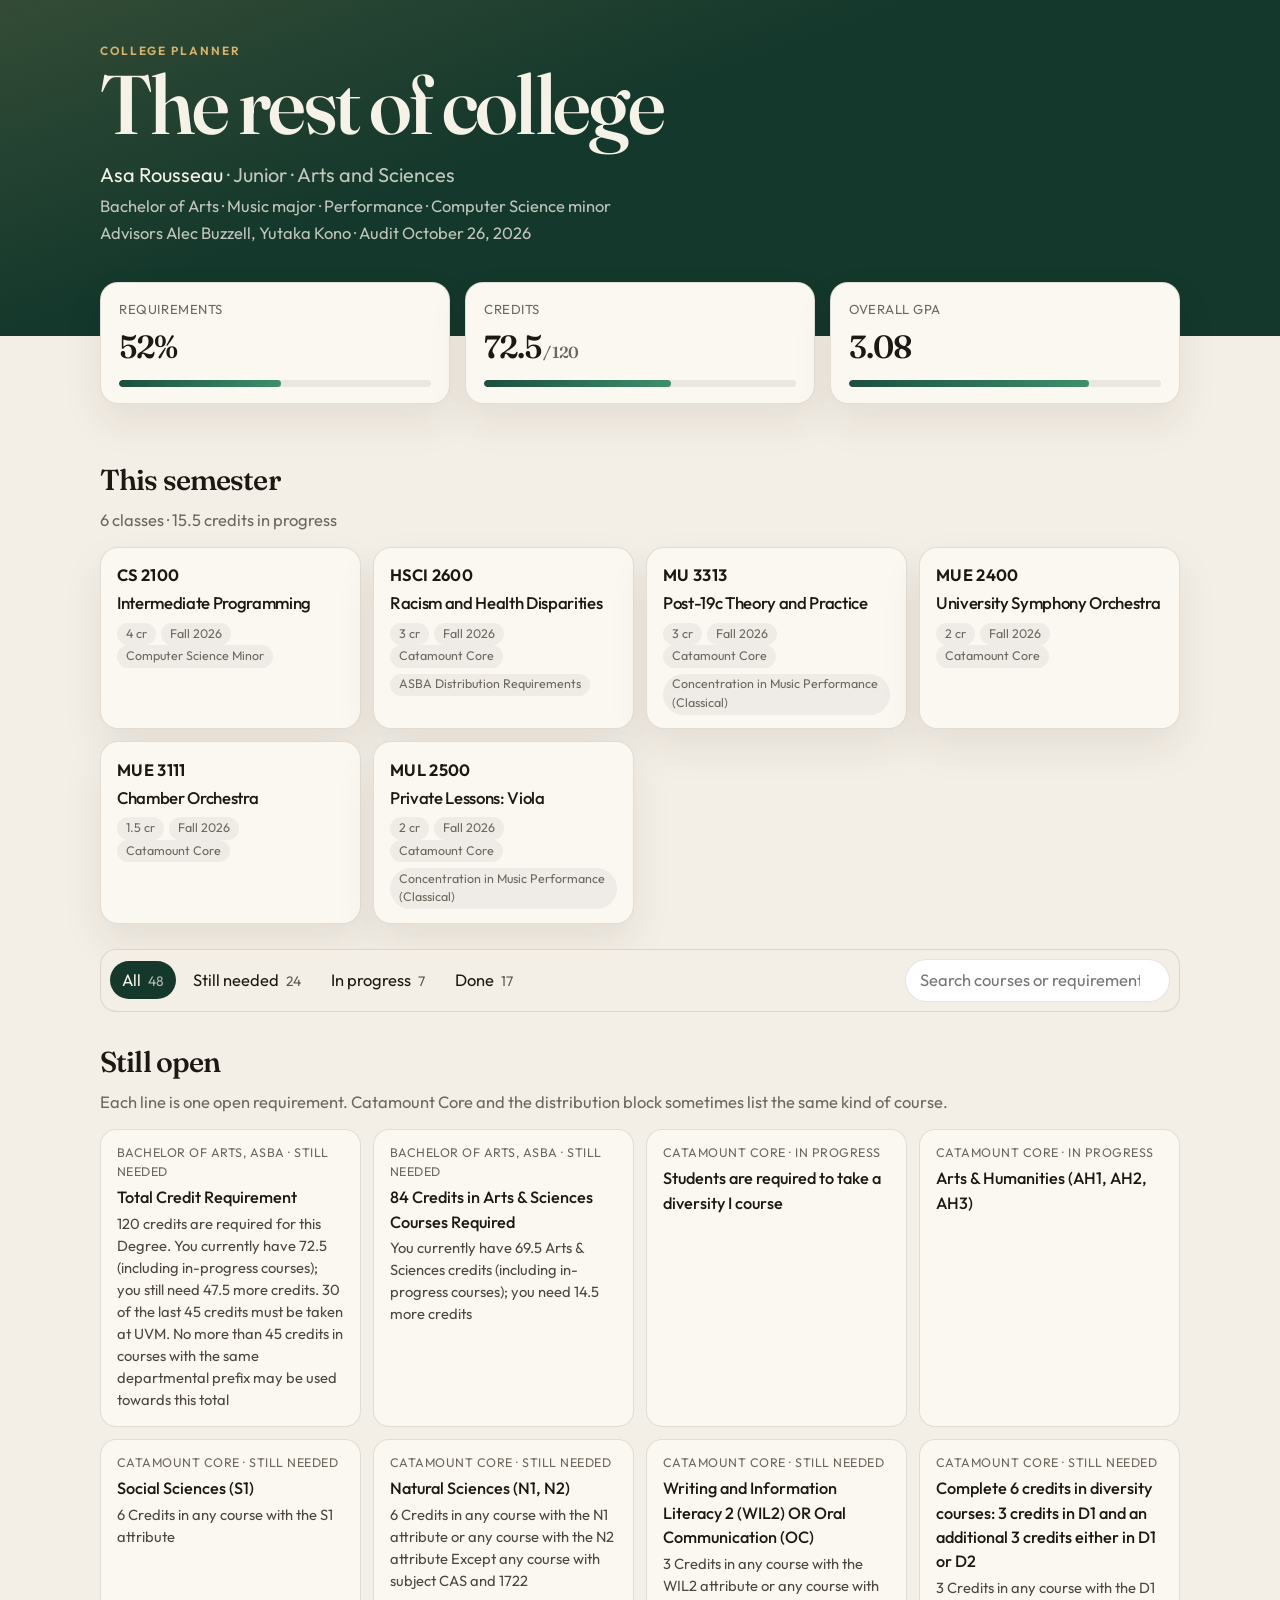
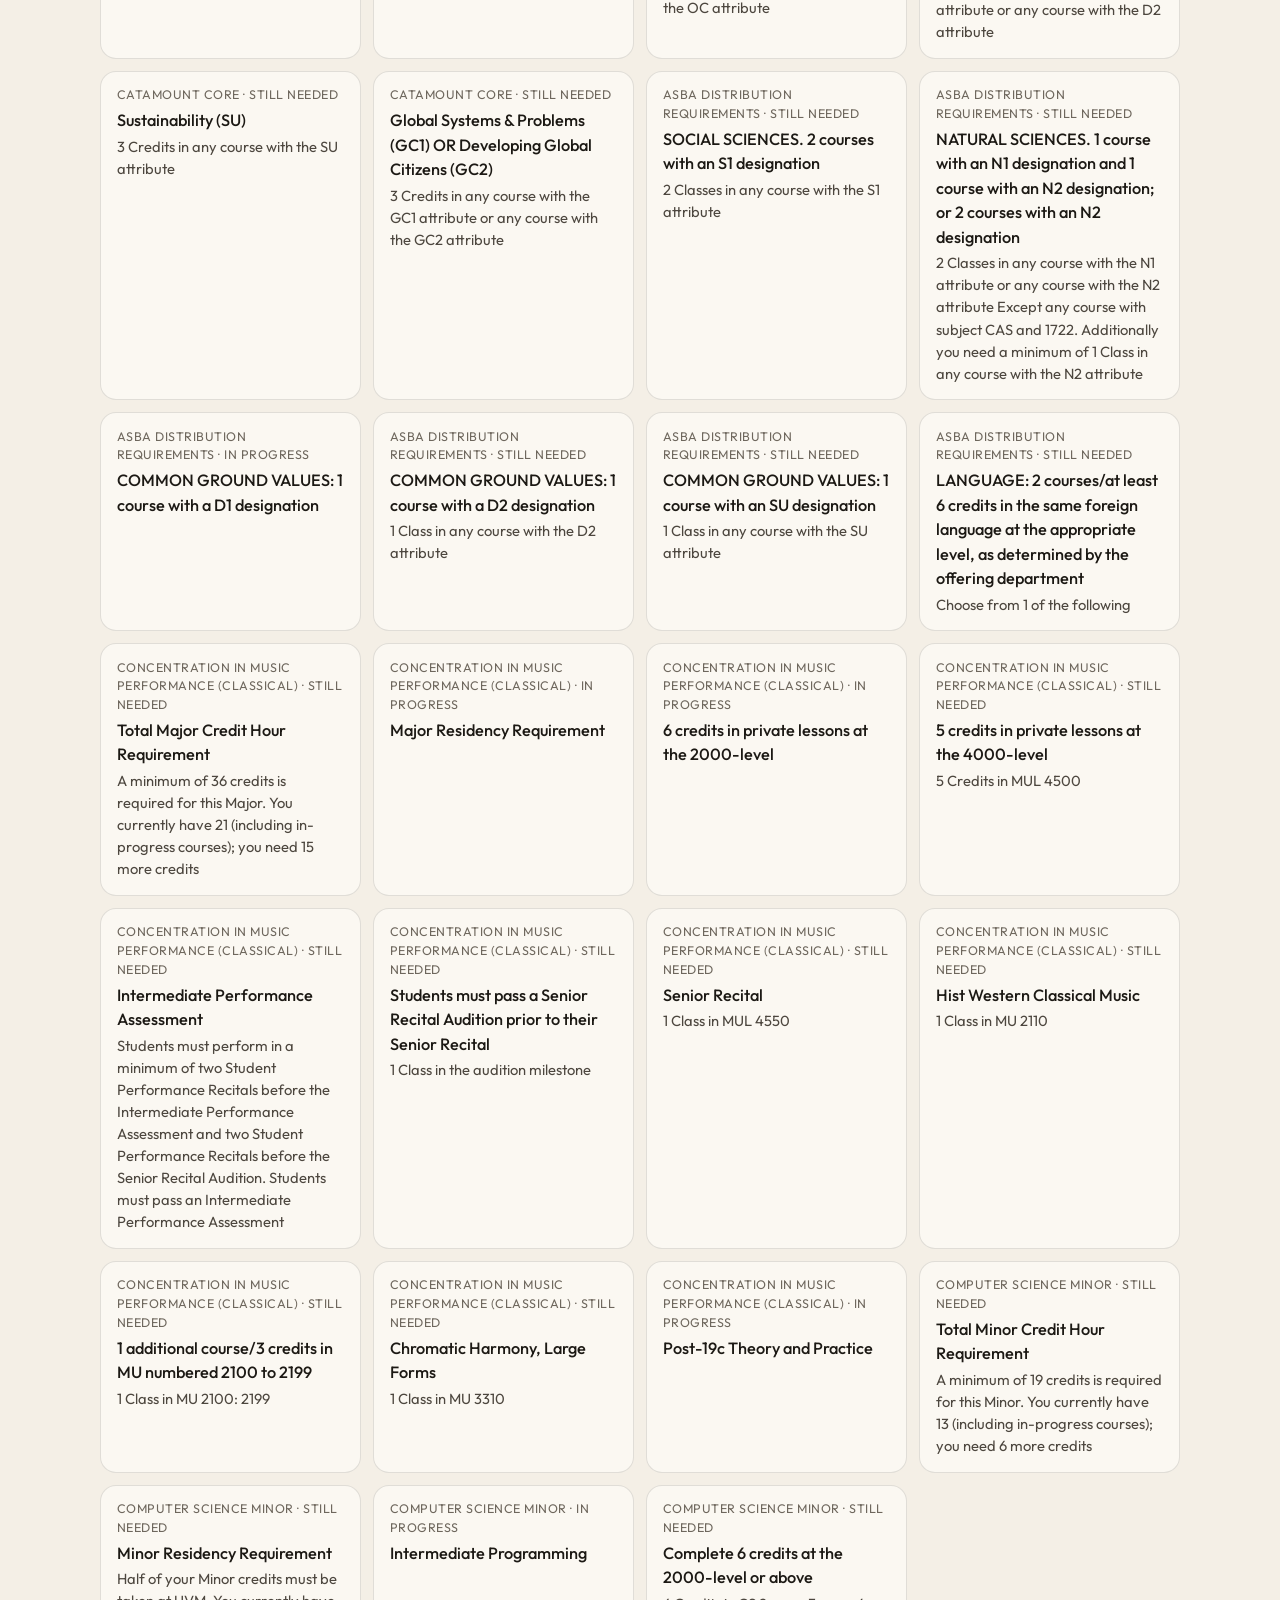
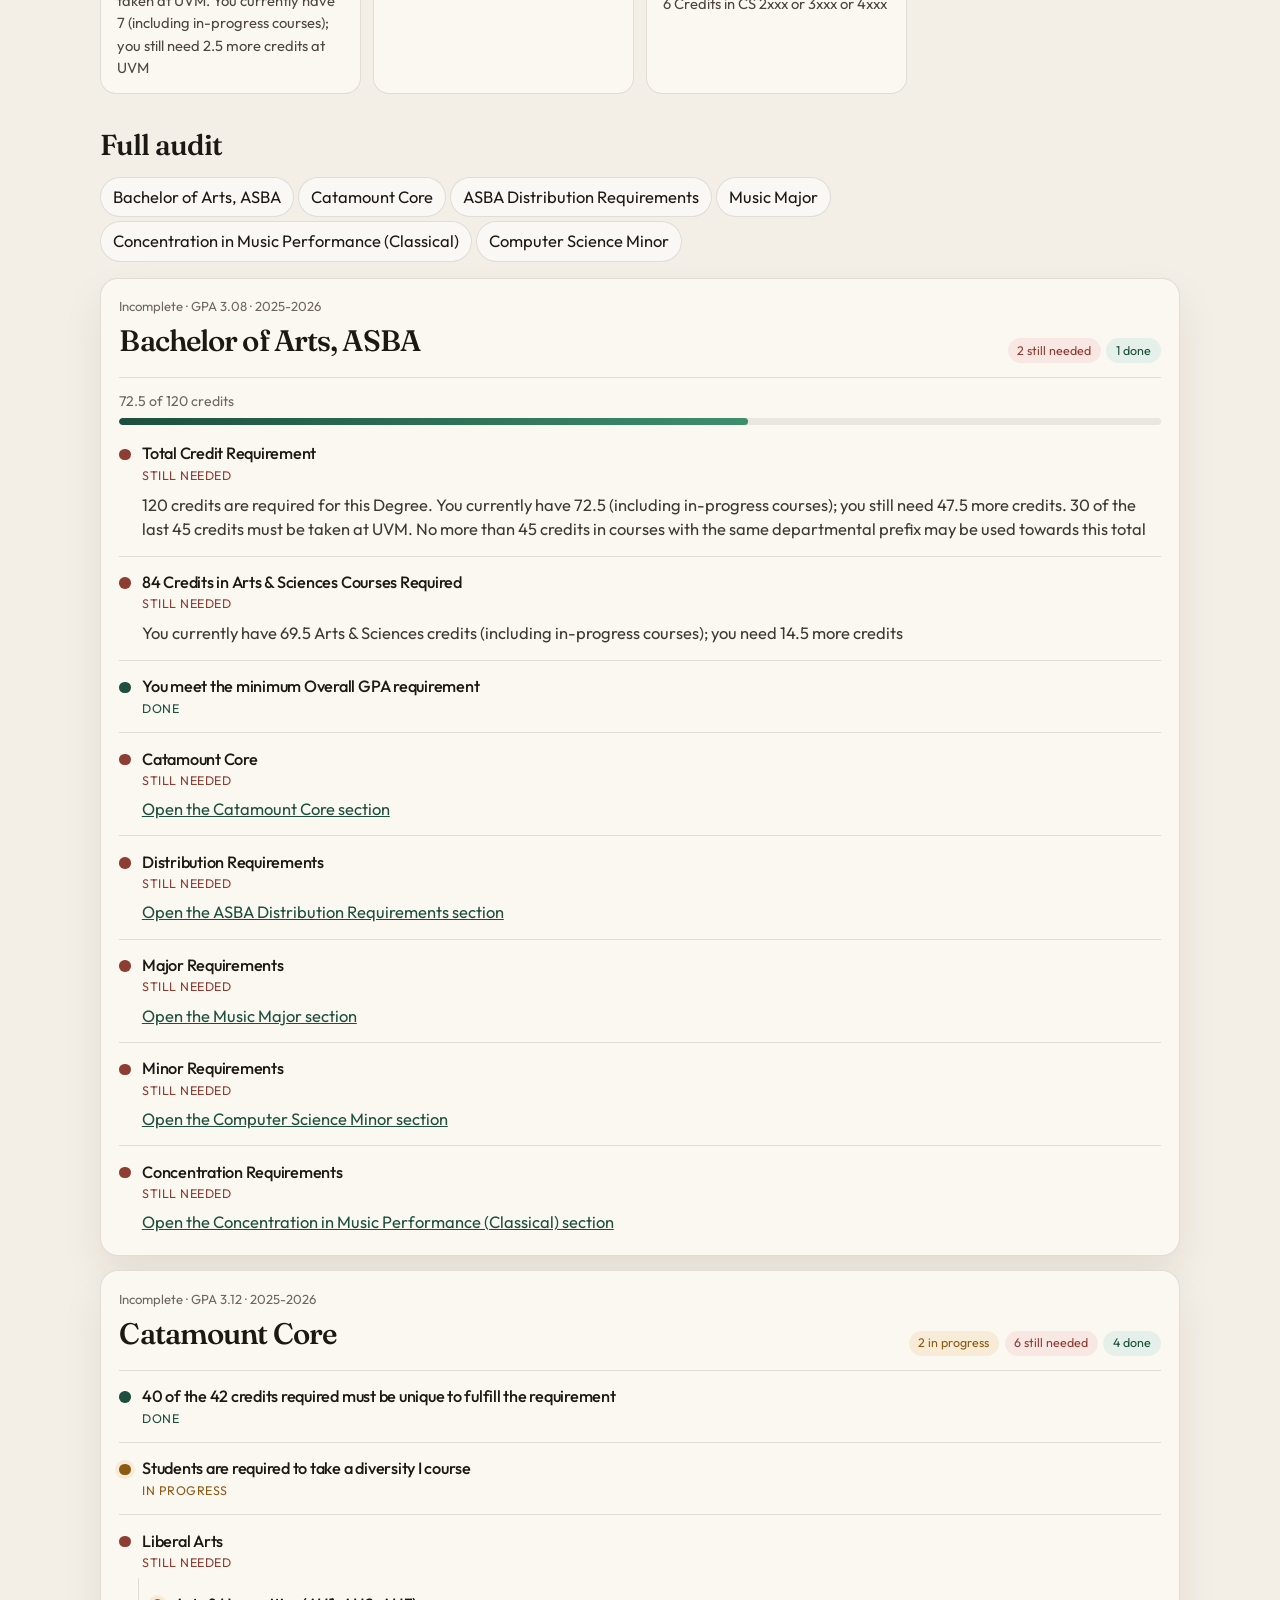
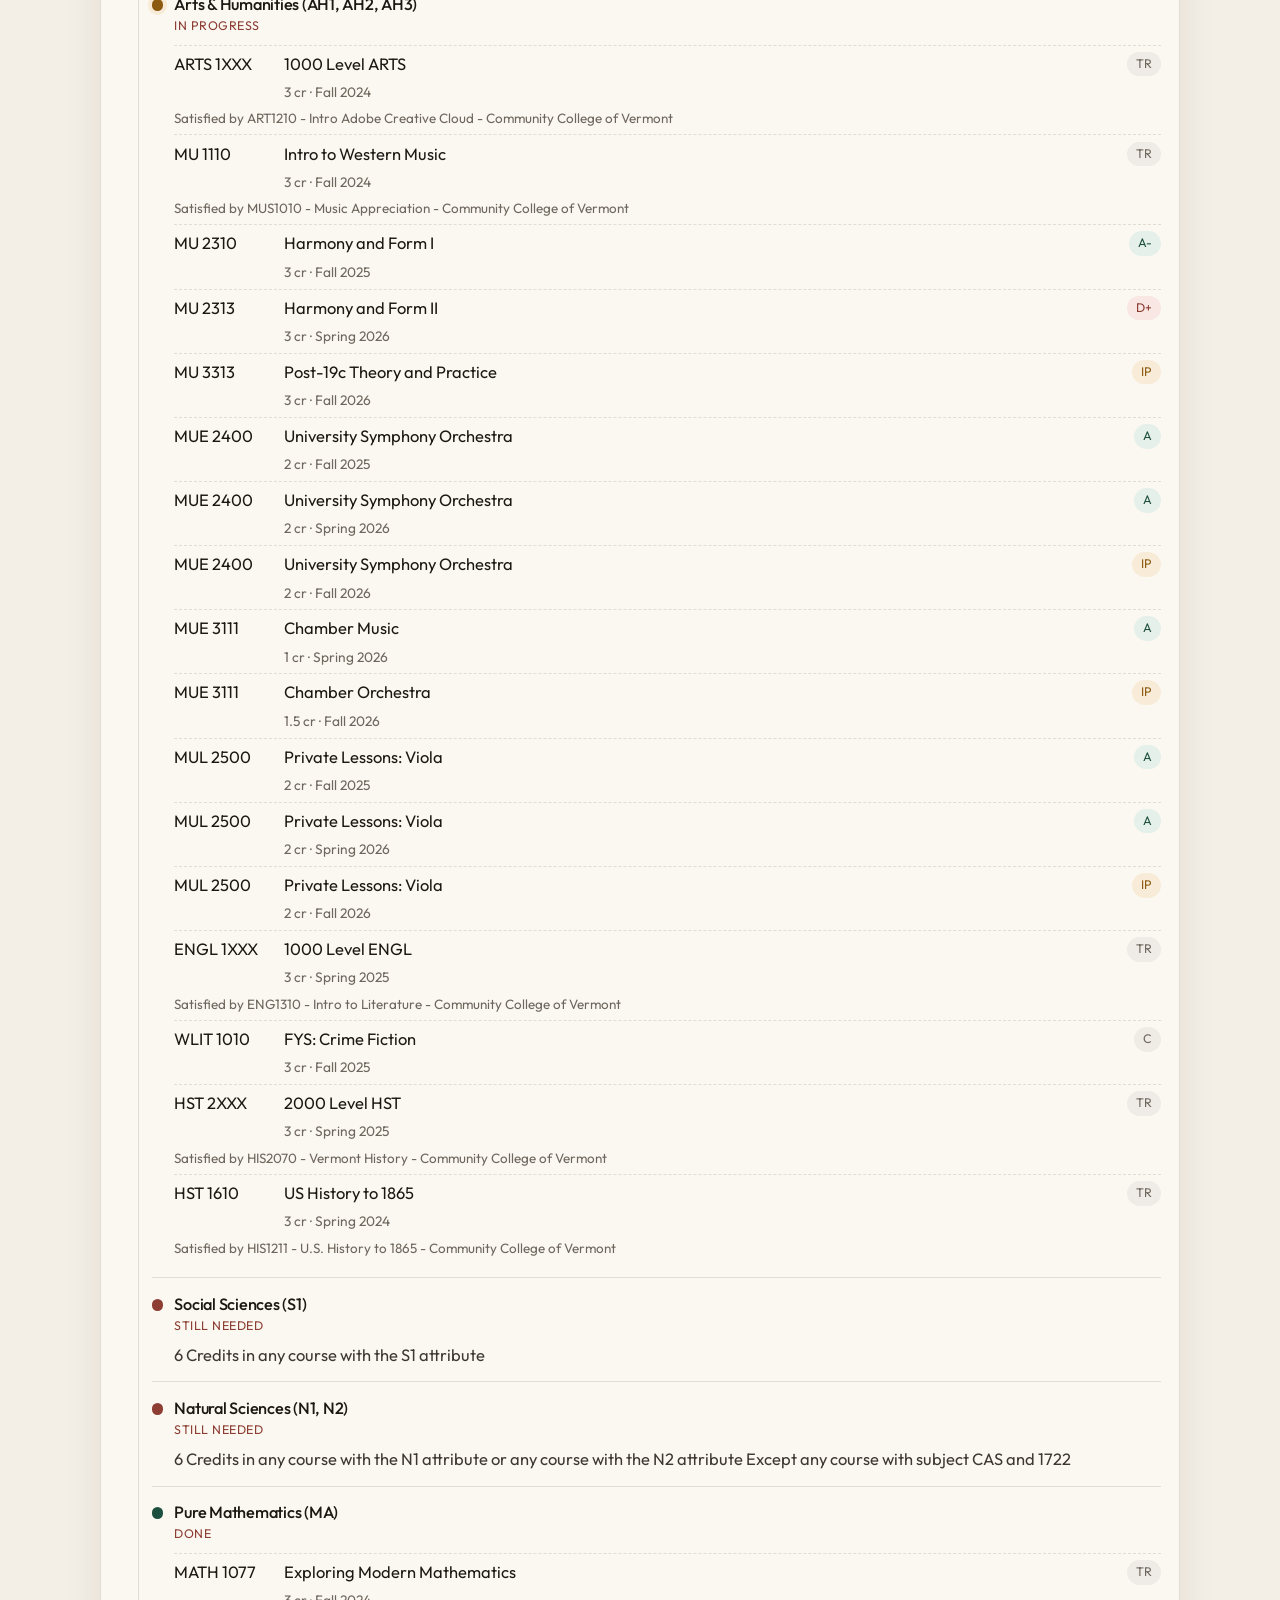
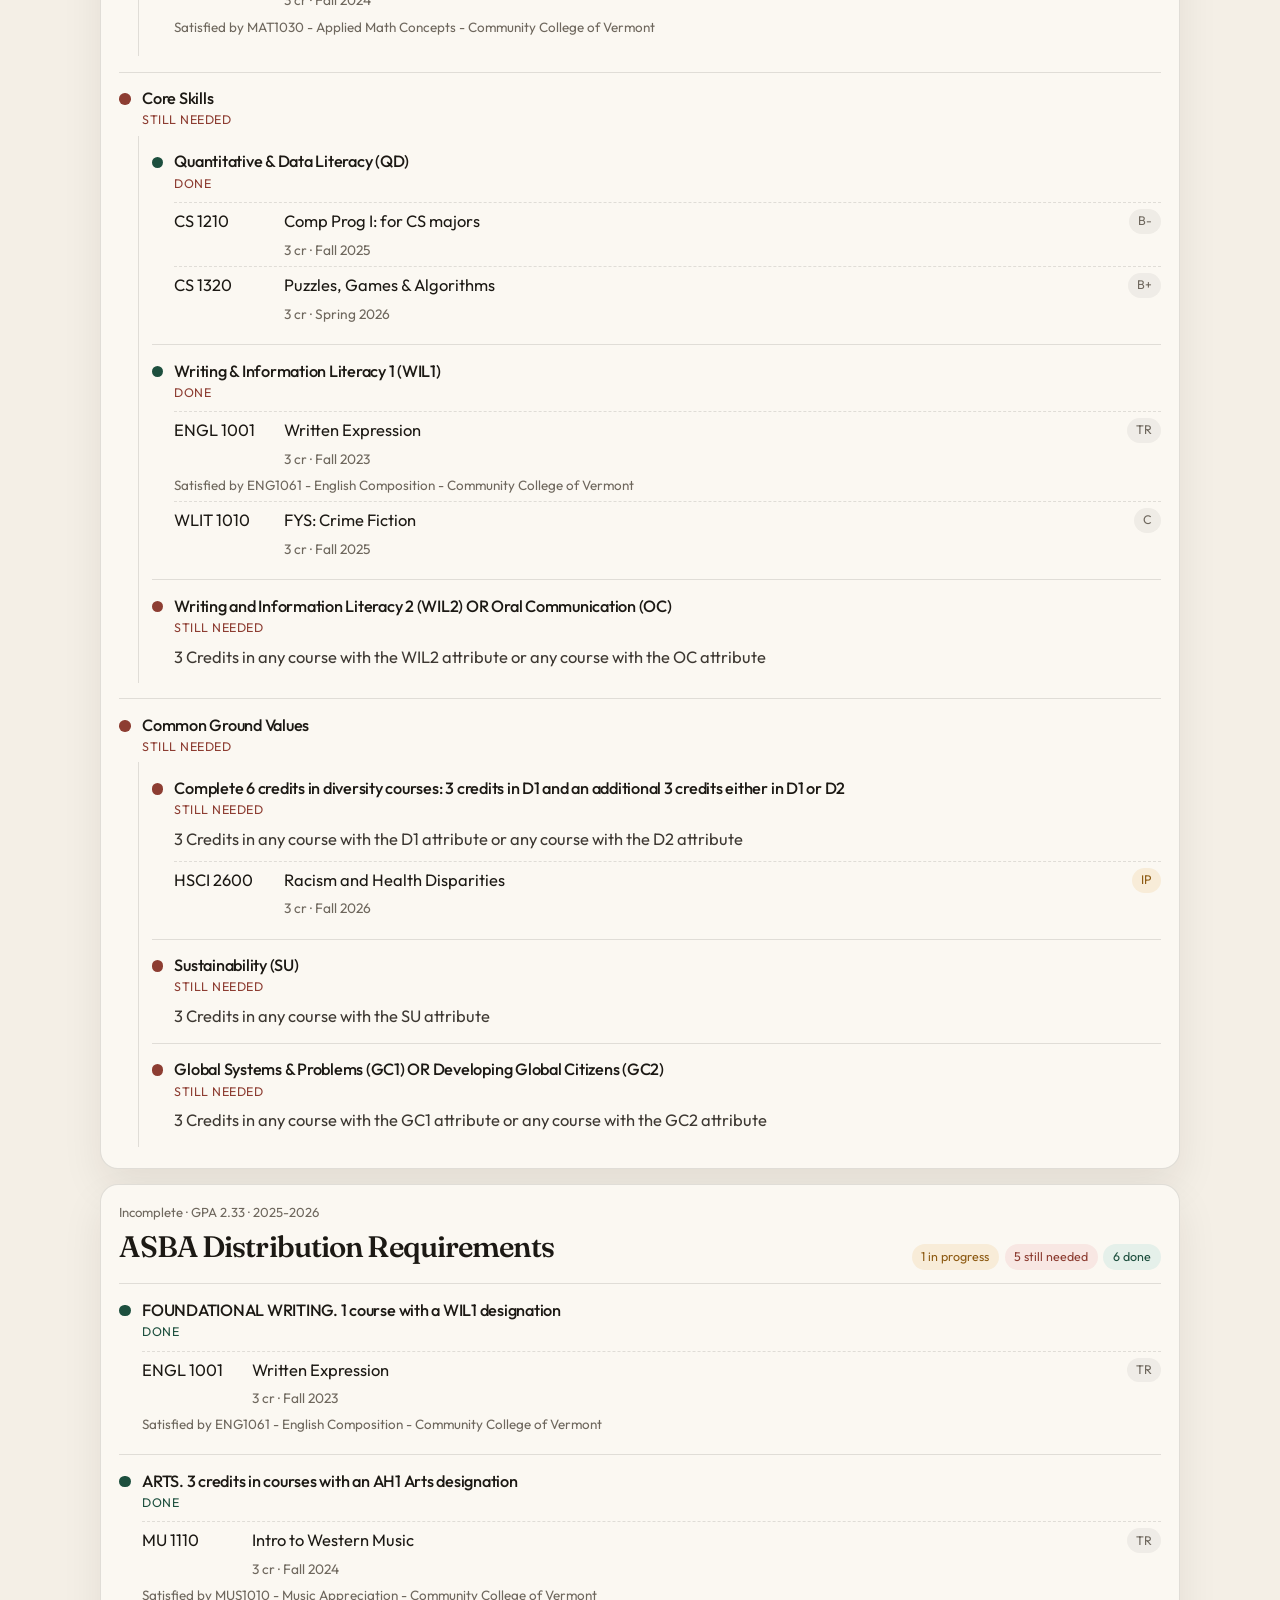
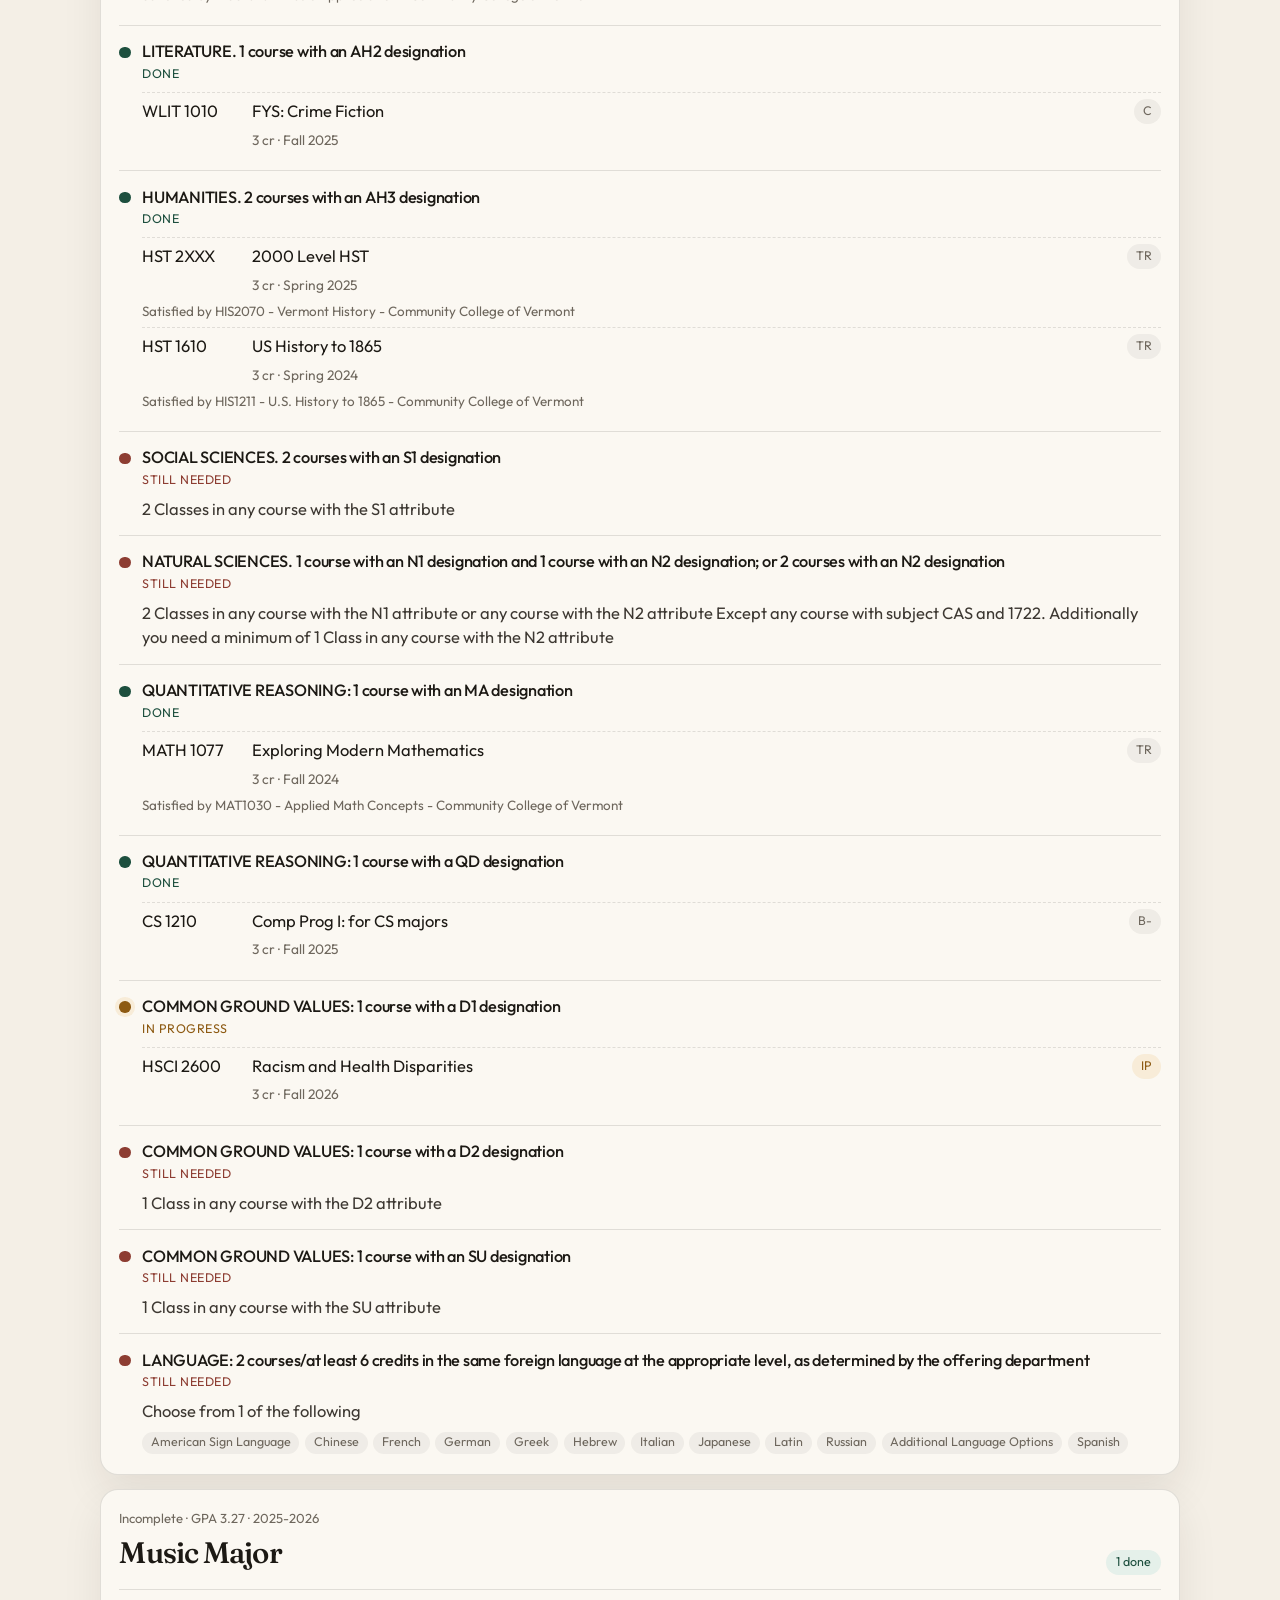
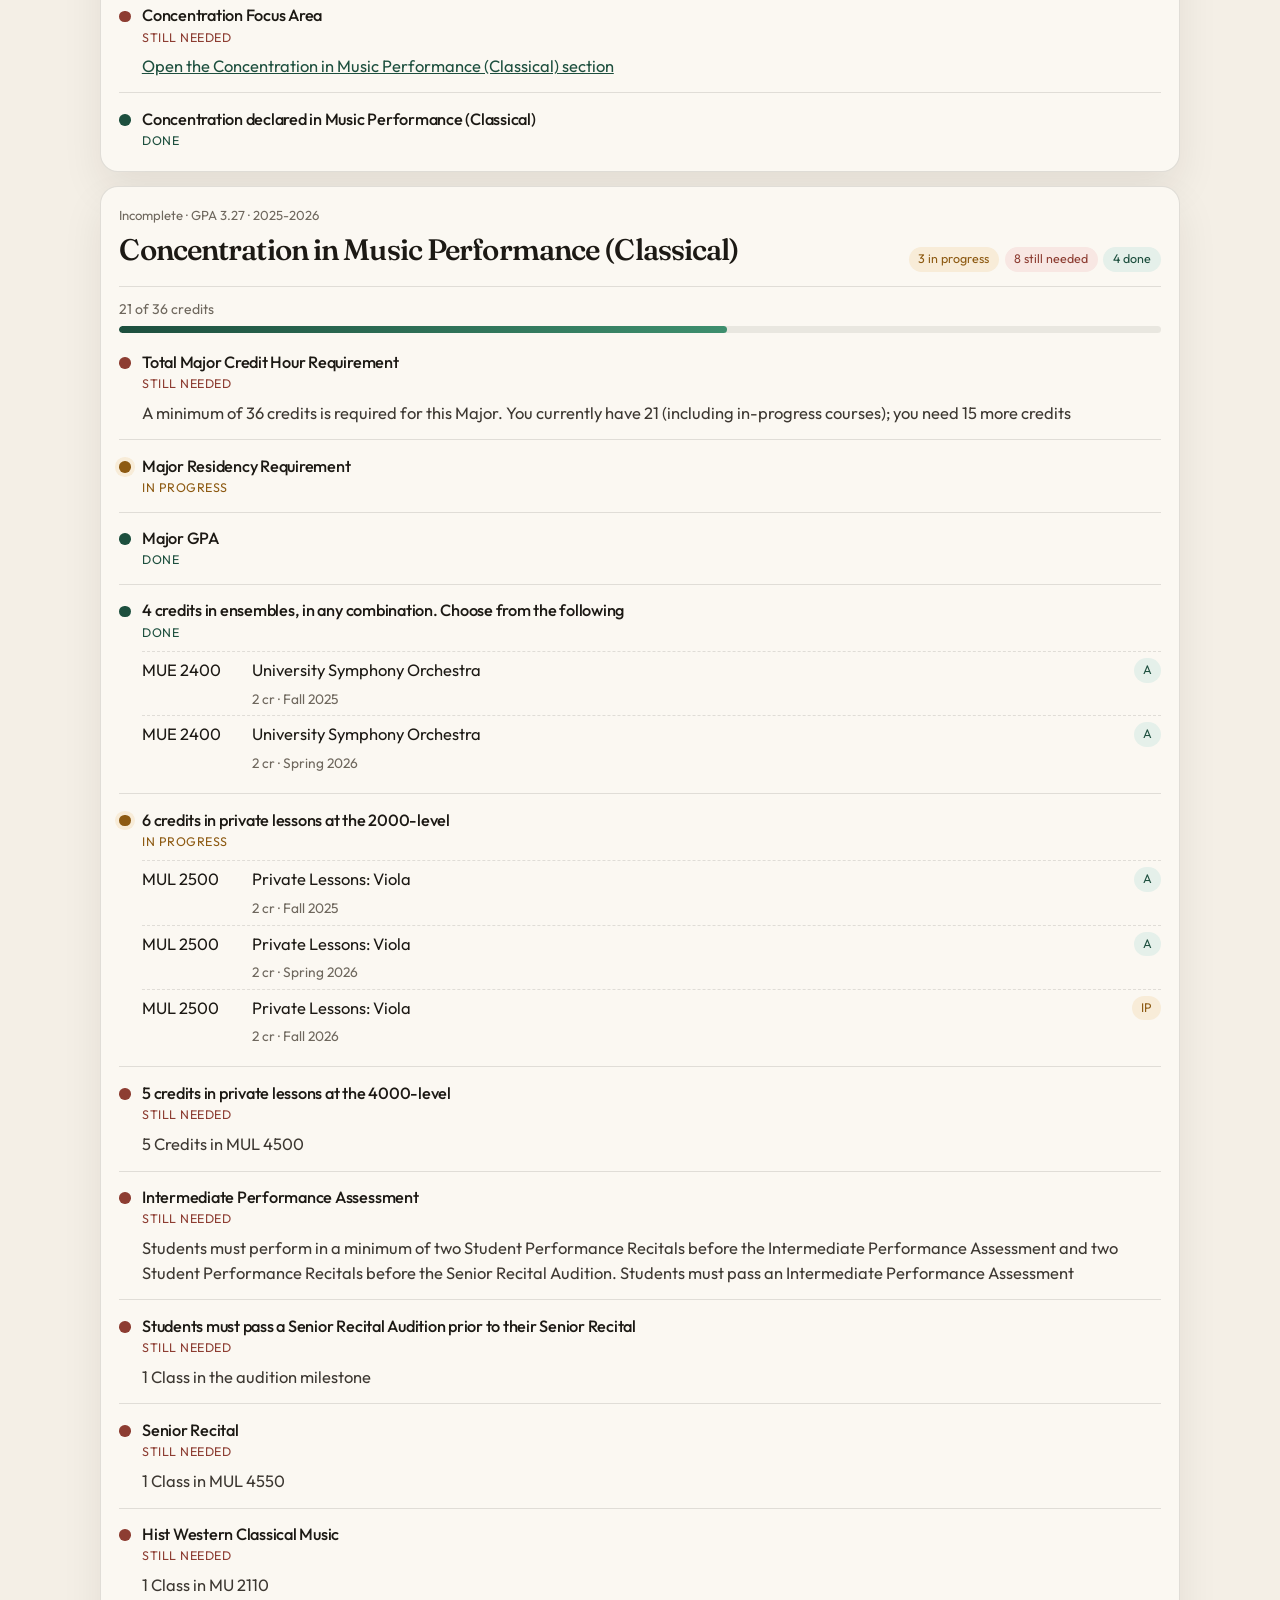
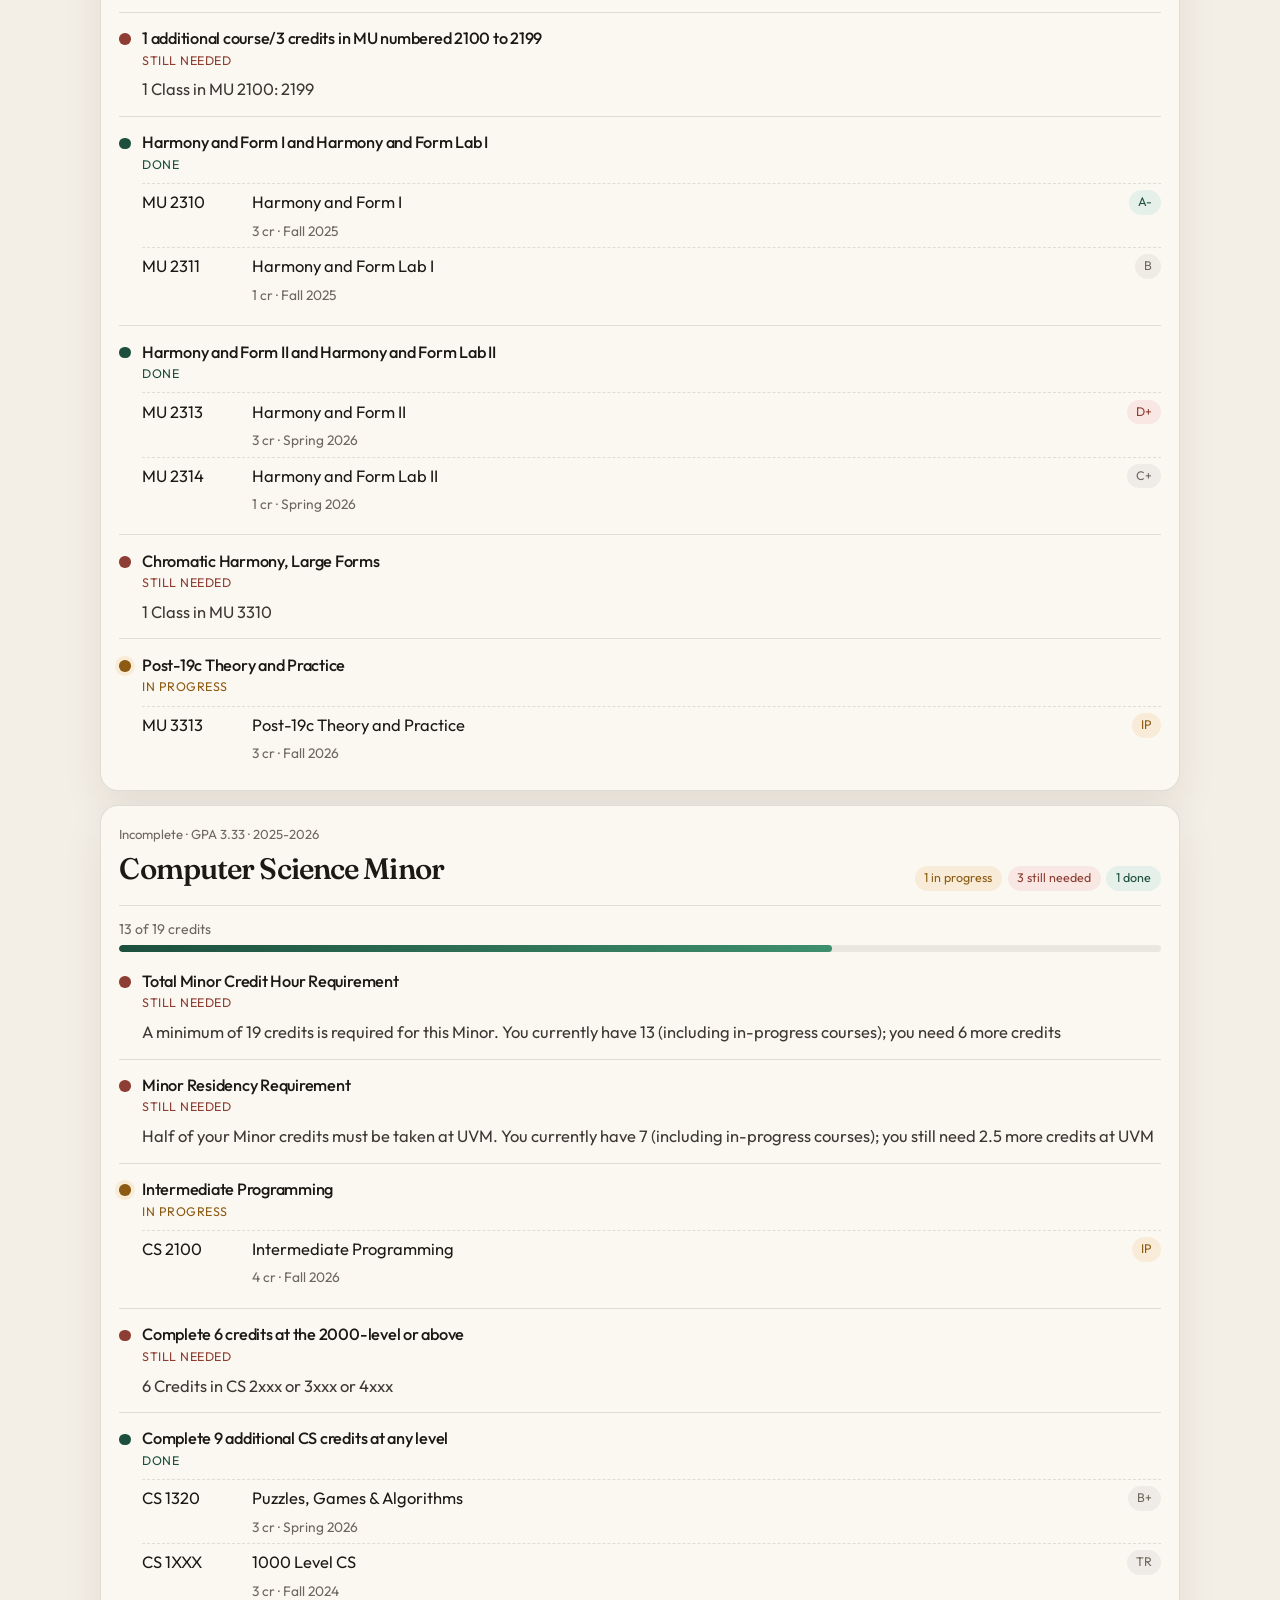
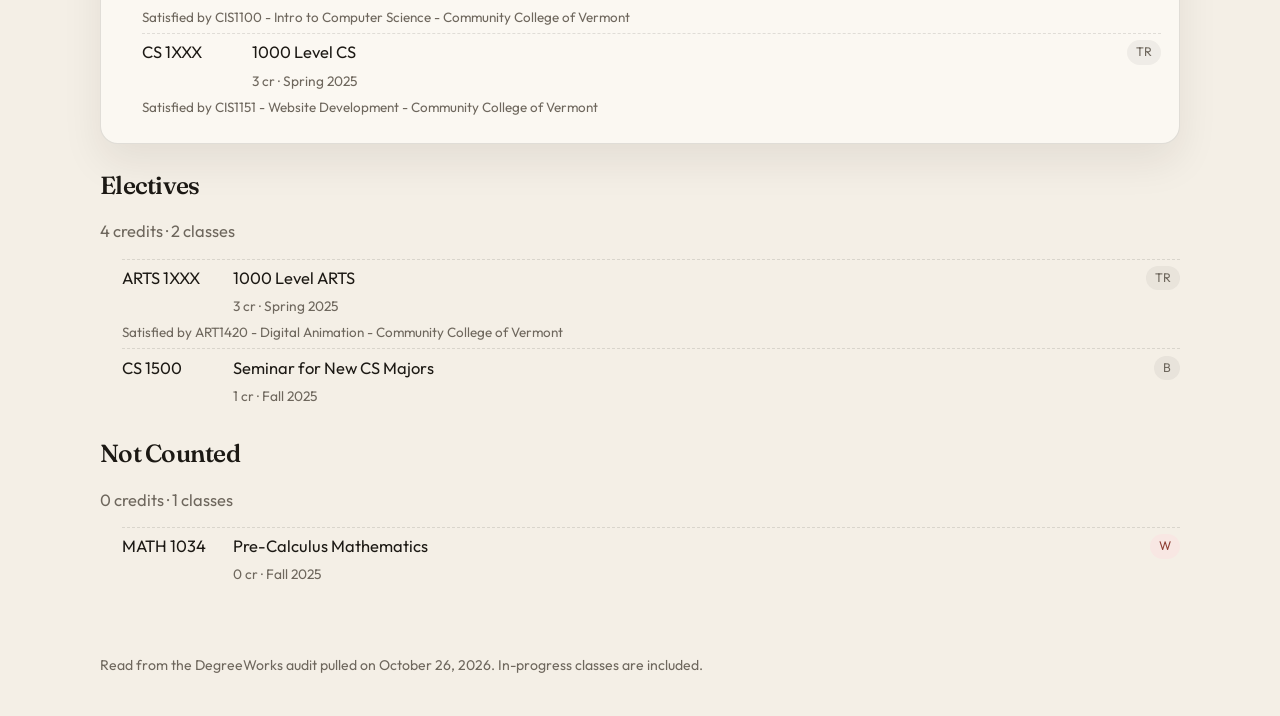
<file: index.html>
<!DOCTYPE html>
<html lang="en">
<head>
  <meta charset="utf-8">
  <meta name="viewport" content="width=device-width, initial-scale=1">
  <title>The rest of college</title>
  <link rel="preconnect" href="https://fonts.googleapis.com">
  <link rel="preconnect" href="https://fonts.gstatic.com" crossorigin>
  <link href="https://fonts.googleapis.com/css2?family=Fraunces:opsz,wght@9..144,500;9..144,620&family=Outfit:wght@380;500;640&display=swap" rel="stylesheet">
  <link rel="stylesheet" href="styles.css">
</head>
<body>
  <div id="app"></div>
  <script src="audit-data.js"></script>
  <script src="app.js"></script>
</body>
</html>
</file>
<file: styles.css>
:root {
  --ink: #1c1914;
  --muted: #6e675d;
  --line: rgba(28, 25, 20, 0.12);
  --paper: #f4efe6;
  --card: #fbf8f2;
  --forest: #1d4f3e;
  --forest-deep: #14382c;
  --forest-soft: #e5f0ea;
  --amber: #8d5a12;
  --amber-soft: #f8ecd8;
  --clay: #8d3d32;
  --clay-soft: #f8e7e3;
  --gold: #d7b36a;
  --shadow: 0 18px 40px rgba(40, 28, 14, 0.08);
  --sans: "Outfit", "Avenir Next", "Segoe UI", sans-serif;
  --serif: "Fraunces", "Iowan Old Style", Palatino, Georgia, serif;
}

* { box-sizing: border-box; }

html { scroll-behavior: smooth; }

body {
  margin: 0;
  color: var(--ink);
  background:
    radial-gradient(1200px 500px at 10% -10%, rgba(215, 179, 106, 0.18), transparent 55%),
    var(--paper);
  font-family: var(--sans);
  font-size: 16.5px;
  line-height: 1.5;
}

button, input { font: inherit; color: inherit; }

a { color: var(--forest); }

.hero {
  background:
    linear-gradient(160deg, rgba(215, 179, 106, 0.16), transparent 42%),
    var(--forest-deep);
  color: #f7f2e8;
  padding: 2.6rem 1.4rem 5.5rem;
}

.wrap { width: min(1080px, calc(100% - 2rem)); margin: 0 auto; }

.eyebrow {
  margin: 0 0 0.4rem;
  letter-spacing: 0.16em;
  text-transform: uppercase;
  font-size: 0.74rem;
  font-weight: 640;
  color: var(--gold);
}

.hero h1 {
  margin: 0;
  font-family: var(--serif);
  font-weight: 560;
  font-size: clamp(3rem, 8vw, 5.2rem);
  letter-spacing: -0.035em;
  line-height: 0.92;
}

.who {
  margin: 1.1rem 0 0.25rem;
  font-size: 1.25rem;
}

.who span, .program, .fine {
  color: rgba(247, 242, 232, 0.76);
}

.program, .fine { margin: 0.15rem 0; }

.stats {
  display: grid;
  grid-template-columns: repeat(3, 1fr);
  gap: 0.9rem;
  margin-top: -3.4rem;
}

.stat, .panel, .block, .course-card, .term-card {
  background: var(--card);
  border: 1px solid var(--line);
  border-radius: 18px;
  box-shadow: var(--shadow);
}

.stat { padding: 1.1rem 1.15rem 1rem; }

.stat p { margin: 0; color: var(--muted); font-size: 0.82rem; letter-spacing: 0.04em; text-transform: uppercase; }

.stat strong {
  display: block;
  margin: 0.2rem 0 0.55rem;
  font-family: var(--serif);
  font-size: 2rem;
  font-weight: 560;
  letter-spacing: -0.03em;
}

.bar {
  height: 7px;
  border-radius: 99px;
  background: rgba(28, 25, 20, 0.08);
  overflow: hidden;
}

.bar span {
  display: block;
  height: 100%;
  border-radius: inherit;
  background: linear-gradient(90deg, var(--forest), #3e8f6e);
}

.main { padding: 1.6rem 0 4rem; }

.section-label {
  margin: 1.8rem 0 0.7rem;
  font-family: var(--serif);
  font-size: 1.8rem;
  font-weight: 560;
  letter-spacing: -0.03em;
}

.section-note { margin: -0.3rem 0 0.9rem; color: var(--muted); }

.term-grid, .check-grid {
  display: grid;
  grid-template-columns: repeat(auto-fill, minmax(230px, 1fr));
  gap: 0.75rem;
}

.term-card { padding: 0.95rem 1rem 0.85rem; }

.term-card .code {
  font-weight: 640;
  letter-spacing: 0.02em;
}

.term-card h3 {
  margin: 0.15rem 0 0.45rem;
  font-size: 1.05rem;
  font-weight: 500;
  letter-spacing: -0.02em;
}

.chips { display: flex; flex-wrap: wrap; gap: 0.35rem; }

.chip, .pill, .grade {
  display: inline-flex;
  align-items: center;
  border-radius: 999px;
  padding: 0.12rem 0.55rem;
  font-size: 0.78rem;
  background: rgba(28, 25, 20, 0.05);
  color: var(--muted);
}

.toolbar {
  position: sticky;
  top: 0.6rem;
  z-index: 4;
  display: flex;
  flex-wrap: wrap;
  gap: 0.55rem;
  align-items: center;
  margin: 1.6rem 0 1rem;
  padding: 0.55rem;
  background: rgba(244, 239, 230, 0.9);
  backdrop-filter: blur(10px);
  border: 1px solid var(--line);
  border-radius: 16px;
}

.filters { display: flex; flex-wrap: wrap; gap: 0.35rem; }

.filters button, .jump a {
  border: 0;
  background: transparent;
  border-radius: 999px;
  padding: 0.42rem 0.75rem;
  cursor: pointer;
  text-decoration: none;
  color: var(--ink);
}

.filters button[aria-pressed="true"] {
  background: var(--forest-deep);
  color: #f7f2e8;
}

.filters button small { color: inherit; opacity: 0.7; margin-left: 0.25rem; }

.search {
  margin-left: auto;
  min-width: min(100%, 220px);
  border: 1px solid var(--line);
  background: white;
  border-radius: 999px;
  padding: 0.5rem 0.85rem;
}

.jump { display: flex; flex-wrap: wrap; gap: 0.25rem; margin: 0.2rem 0 1rem; }

.jump a { background: rgba(255, 255, 255, 0.55); border: 1px solid var(--line); }

.block { padding: 1.15rem 1.15rem 0.4rem; margin: 0 0 0.9rem; scroll-margin-top: 5rem; }

.block-head {
  display: flex;
  justify-content: space-between;
  gap: 1rem;
  align-items: flex-end;
  padding-bottom: 0.85rem;
  border-bottom: 1px solid var(--line);
}

.block h2 {
  margin: 0;
  font-family: var(--serif);
  font-size: 1.85rem;
  font-weight: 560;
  letter-spacing: -0.03em;
}

.kicker { margin: 0 0 0.15rem; color: var(--muted); font-size: 0.82rem; }

.counts { display: flex; flex-wrap: wrap; gap: 0.35rem; justify-content: flex-end; }

.count {
  border-radius: 999px;
  padding: 0.2rem 0.6rem;
  font-size: 0.78rem;
}

.count.complete { background: var(--forest-soft); color: var(--forest); }
.count.in_progress { background: var(--amber-soft); color: var(--amber); }
.count.remaining { background: var(--clay-soft); color: var(--clay); }

.meter { margin: 0.8rem 0 0.2rem; }
.meter p { margin: 0 0 0.35rem; color: var(--muted); font-size: 0.88rem; }

.req {
  padding: 0.85rem 0;
  border-bottom: 1px solid var(--line);
  scroll-margin-top: 5.5rem;
}

.req:last-child { border-bottom: 0; }

.req-head { display: flex; gap: 0.7rem; align-items: flex-start; }

.mark {
  width: 0.72rem;
  height: 0.72rem;
  margin-top: 0.45rem;
  border-radius: 50%;
  flex: none;
  background: var(--clay);
}

.req.complete .mark { background: var(--forest); }
.req.in_progress .mark { background: var(--amber); box-shadow: 0 0 0 4px var(--amber-soft); }

.req h3, .req h4 {
  margin: 0;
  font-size: 1.02rem;
  font-weight: 500;
  letter-spacing: -0.015em;
}

.req .status-label {
  margin: 0.05rem 0 0;
  font-size: 0.78rem;
  letter-spacing: 0.04em;
  text-transform: uppercase;
  color: var(--muted);
}

.req.complete .status-label { color: var(--forest); }
.req.in_progress .status-label { color: var(--amber); }
.req.remaining .status-label { color: var(--clay); }

.advice { margin: 0.45rem 0 0 1.4rem; color: #3d3832; }

.ref {
  display: inline-block;
  margin: 0.4rem 0 0 1.4rem;
}

.children { margin: 0.35rem 0 0.1rem 1.15rem; padding-left: 0.8rem; border-left: 1px solid var(--line); }

.courses { list-style: none; margin: 0.55rem 0 0 1.4rem; padding: 0; }

.courses li {
  display: grid;
  grid-template-columns: 6.2rem 1fr auto;
  gap: 0.35rem 0.7rem;
  padding: 0.38rem 0;
  border-top: 1px dashed var(--line);
}

.courses .title { color: var(--ink); }
.courses .meta { color: var(--muted); font-size: 0.86rem; grid-column: 2 / -1; }
.courses .satisfied { grid-column: 1 / -1; color: var(--muted); font-size: 0.84rem; }

.grade.ip { background: var(--amber-soft); color: var(--amber); }
.grade.good { background: var(--forest-soft); color: var(--forest); }
.grade.low { background: var(--clay-soft); color: var(--clay); }

.options { margin: 0.5rem 0 0 1.4rem; }

.check-card {
  display: block;
  padding: 0.9rem 1rem;
  text-decoration: none;
  color: inherit;
  background: var(--card);
  border: 1px solid var(--line);
  border-radius: 16px;
}

.check-card:hover { border-color: rgba(29, 79, 62, 0.35); }

.check-card .where { margin: 0; color: var(--muted); font-size: 0.78rem; letter-spacing: 0.04em; text-transform: uppercase; }
.check-card h3 { margin: 0.2rem 0; font-size: 1.02rem; font-weight: 500; }
.check-card p { margin: 0; color: #4d473f; font-size: 0.92rem; }

.empty {
  padding: 1.2rem;
  color: var(--muted);
}

.other { margin-top: 1.4rem; }
.other h2 { font-family: var(--serif); font-weight: 560; letter-spacing: -0.03em; }

footer.colophon {
  padding: 0 0 2.5rem;
  color: var(--muted);
  font-size: 0.88rem;
}

@media (max-width: 760px) {
  .stats { grid-template-columns: 1fr; margin-top: -2.4rem; }
  .hero { padding-bottom: 4.2rem; }
  .block-head, .courses li { display: block; }
  .counts { justify-content: flex-start; margin-top: 0.6rem; }
  .search { margin-left: 0; width: 100%; }
  .courses .meta, .courses .satisfied { display: block; margin-top: 0.15rem; }
}
</file>
